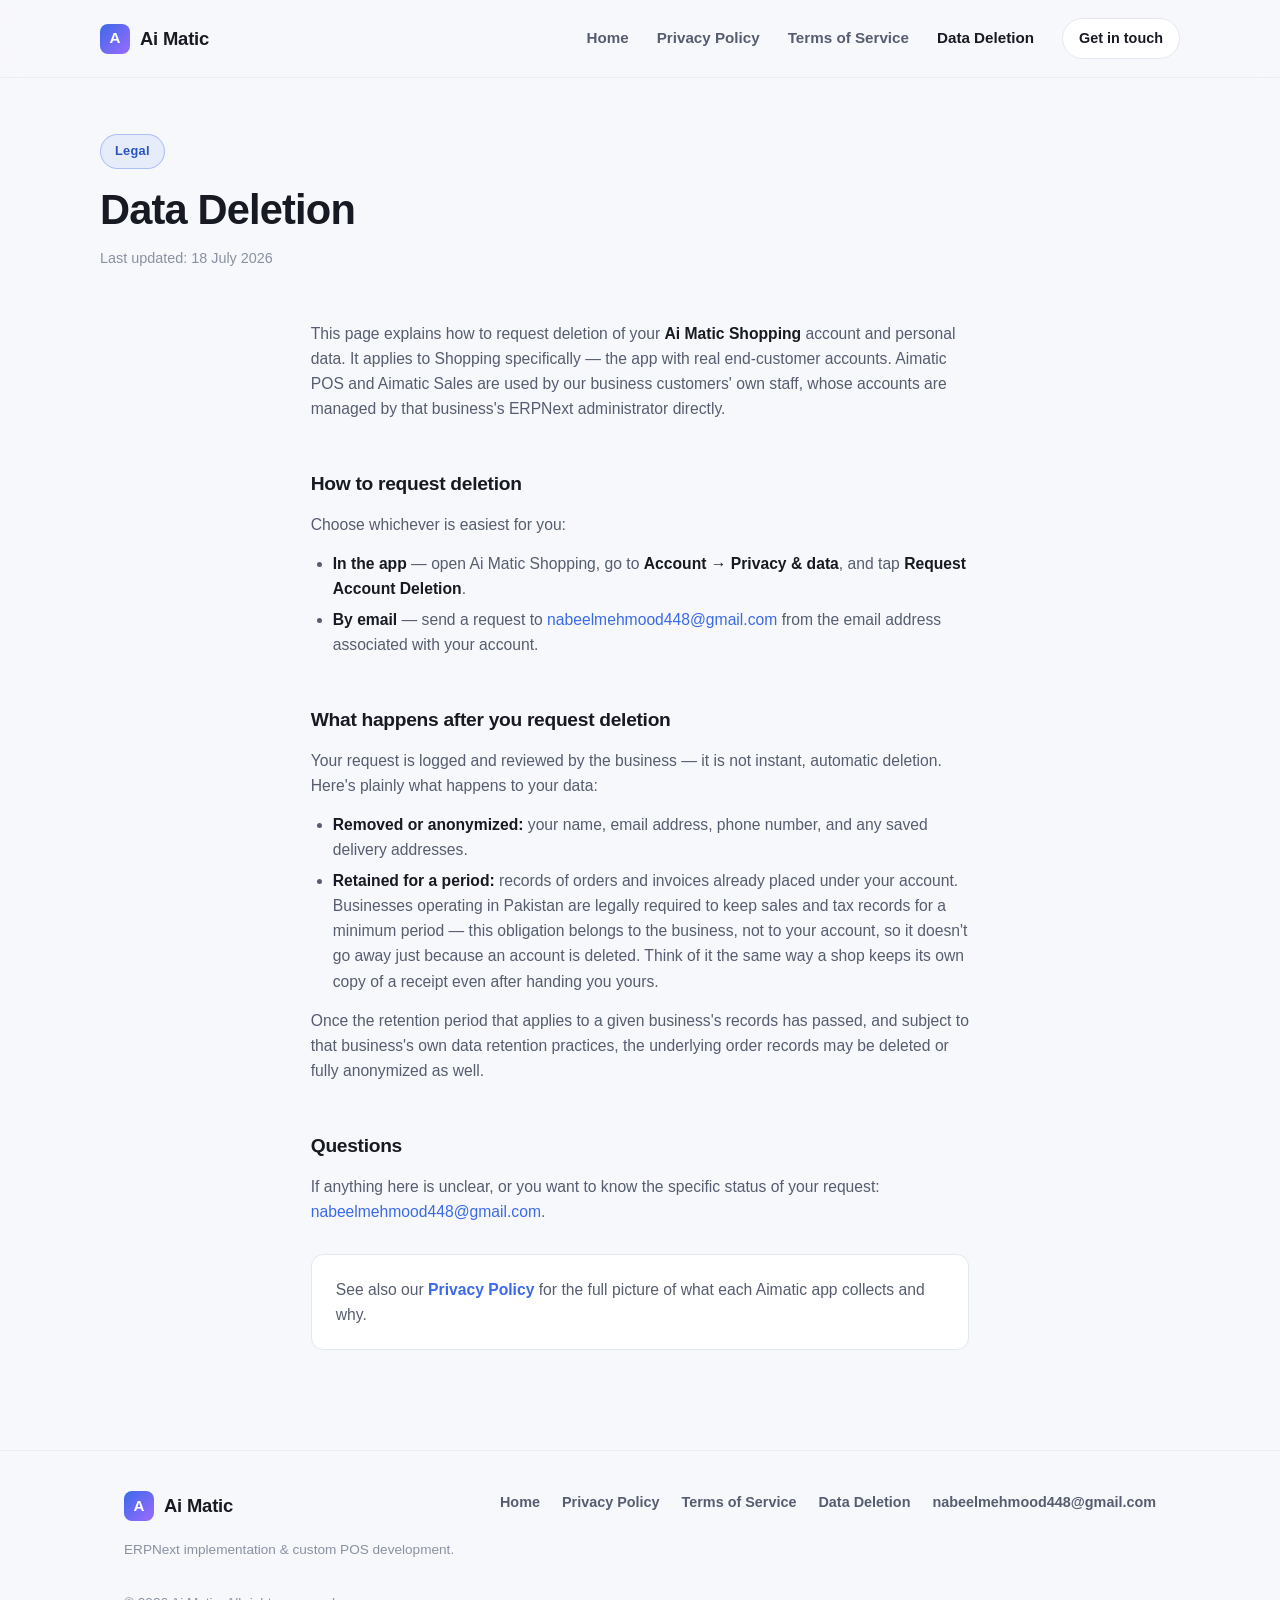
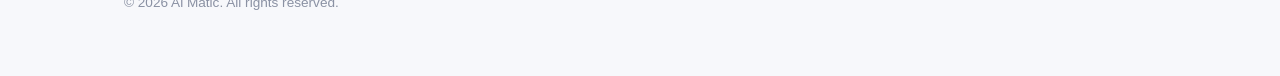
<file: data-deletion.html>
<!doctype html>
<html lang="en">
<head>
<meta charset="UTF-8">
<meta name="viewport" content="width=device-width, initial-scale=1.0">
<title>Data Deletion — Ai Matic</title>
<meta name="description" content="How to request deletion of your Ai Matic Shopping account and personal data.">
<meta name="robots" content="index, follow">
<meta property="og:title" content="Data Deletion — Ai Matic">
<meta property="og:description" content="How to request deletion of your Ai Matic Shopping account and personal data.">
<meta property="og:type" content="website">
<meta property="og:url" content="https://aimatic.tech/data-deletion.html">
<meta property="og:site_name" content="Aimatic">
<meta property="og:image" content="https://aimatic.tech/aimatic-operations-hero.png">
<meta property="og:image:width" content="1600">
<meta property="og:image:height" content="1067">
<meta property="og:image:alt" content="Aimatic business operations dashboard with analytics and connected workflows">
<meta name="twitter:card" content="summary_large_image">
<meta name="twitter:image" content="https://aimatic.tech/aimatic-operations-hero.png">
<meta name="twitter:image:alt" content="Aimatic business operations dashboard with analytics and connected workflows">
<link rel="canonical" href="https://aimatic.tech/data-deletion.html">
<link rel="icon" href="data:image/svg+xml,%3Csvg xmlns='http://www.w3.org/2000/svg' viewBox='0 0 32 32'%3E%3Crect width='32' height='32' rx='8' fill='%235b8cff'/%3E%3Ctext x='16' y='22' font-family='Arial' font-weight='900' font-size='16' fill='white' text-anchor='middle'%3EA%3C/text%3E%3C/svg%3E">
<link rel="stylesheet" href="styles.css">
</head>
<body>

<header class="site-header">
  <div class="wrap nav">
    <a href="/" class="brand"><span class="brand-mark">A</span> Ai Matic</a>
    <button class="nav-toggle" id="navToggle" aria-label="Toggle menu" aria-expanded="false">☰</button>
    <nav class="nav-links" id="navLinks">
      <a href="/">Home</a>
      <a href="/privacy.html">Privacy Policy</a>
      <a href="/terms.html">Terms of Service</a>
      <a href="/data-deletion.html" aria-current="page">Data Deletion</a>
      <a class="nav-cta" href="mailto:nabeelmehmood448@gmail.com">Get in touch</a>
    </nav>
  </div>
</header>

<main>
  <div class="wrap legal-header">
    <span class="eyebrow">Legal</span>
    <h1>Data Deletion</h1>
    <p class="updated">Last updated: 18 July 2026</p>
  </div>

  <div class="wrap legal">

    <p>This page explains how to request deletion of your <strong>Ai Matic Shopping</strong> account and personal
    data. It applies to Shopping specifically — the app with real end-customer accounts. Aimatic POS and Aimatic
    Sales are used by our business customers' own staff, whose accounts are managed by that business's ERPNext
    administrator directly.</p>

    <h2>How to request deletion</h2>
    <p>Choose whichever is easiest for you:</p>
    <ul>
      <li><strong>In the app</strong> — open Ai Matic Shopping, go to <strong>Account → Privacy &amp; data</strong>,
      and tap <strong>Request Account Deletion</strong>.</li>
      <li><strong>By email</strong> — send a request to
      <a href="mailto:nabeelmehmood448@gmail.com">nabeelmehmood448@gmail.com</a> from the email address associated
      with your account.</li>
    </ul>

    <h2>What happens after you request deletion</h2>
    <p>Your request is logged and reviewed by the business — it is not instant, automatic deletion. Here's plainly
    what happens to your data:</p>
    <ul>
      <li><strong>Removed or anonymized:</strong> your name, email address, phone number, and any saved delivery
      addresses.</li>
      <li><strong>Retained for a period:</strong> records of orders and invoices already placed under your account.
      Businesses operating in Pakistan are legally required to keep sales and tax records for a minimum period —
      this obligation belongs to the business, not to your account, so it doesn't go away just because an account
      is deleted. Think of it the same way a shop keeps its own copy of a receipt even after handing you yours.</li>
    </ul>
    <p>Once the retention period that applies to a given business's records has passed, and subject to that
    business's own data retention practices, the underlying order records may be deleted or fully anonymized as
    well.</p>

    <h2>Questions</h2>
    <p>If anything here is unclear, or you want to know the specific status of your request:
    <a href="mailto:nabeelmehmood448@gmail.com">nabeelmehmood448@gmail.com</a>.</p>

    <div class="contact-box">
      <p>See also our <a href="/privacy.html">Privacy Policy</a> for the full picture of what each Aimatic app
      collects and why.</p>
    </div>

  </div>
</main>

<footer class="site-footer">
  <div class="wrap">
    <div class="footer-grid">
      <div>
        <a href="/" class="brand"><span class="brand-mark">A</span> Ai Matic</a>
        <p class="footer-meta">ERPNext implementation &amp; custom POS development.</p>
      </div>
      <nav class="footer-links">
        <a href="/">Home</a>
        <a href="/privacy.html">Privacy Policy</a>
        <a href="/terms.html">Terms of Service</a>
        <a href="/data-deletion.html">Data Deletion</a>
        <a href="mailto:nabeelmehmood448@gmail.com">nabeelmehmood448@gmail.com</a>
      </nav>
    </div>
    <p class="footer-meta">© <span id="year"></span> Ai Matic. All rights reserved.</p>
  </div>
</footer>

<script>
  document.getElementById("year").textContent = new Date().getFullYear();
  const navToggle = document.getElementById("navToggle");
  const navLinks = document.getElementById("navLinks");
  navToggle.addEventListener("click", () => {
    const open = navLinks.classList.toggle("open");
    navToggle.setAttribute("aria-expanded", String(open));
  });
</script>

</body>
</html>
</file>
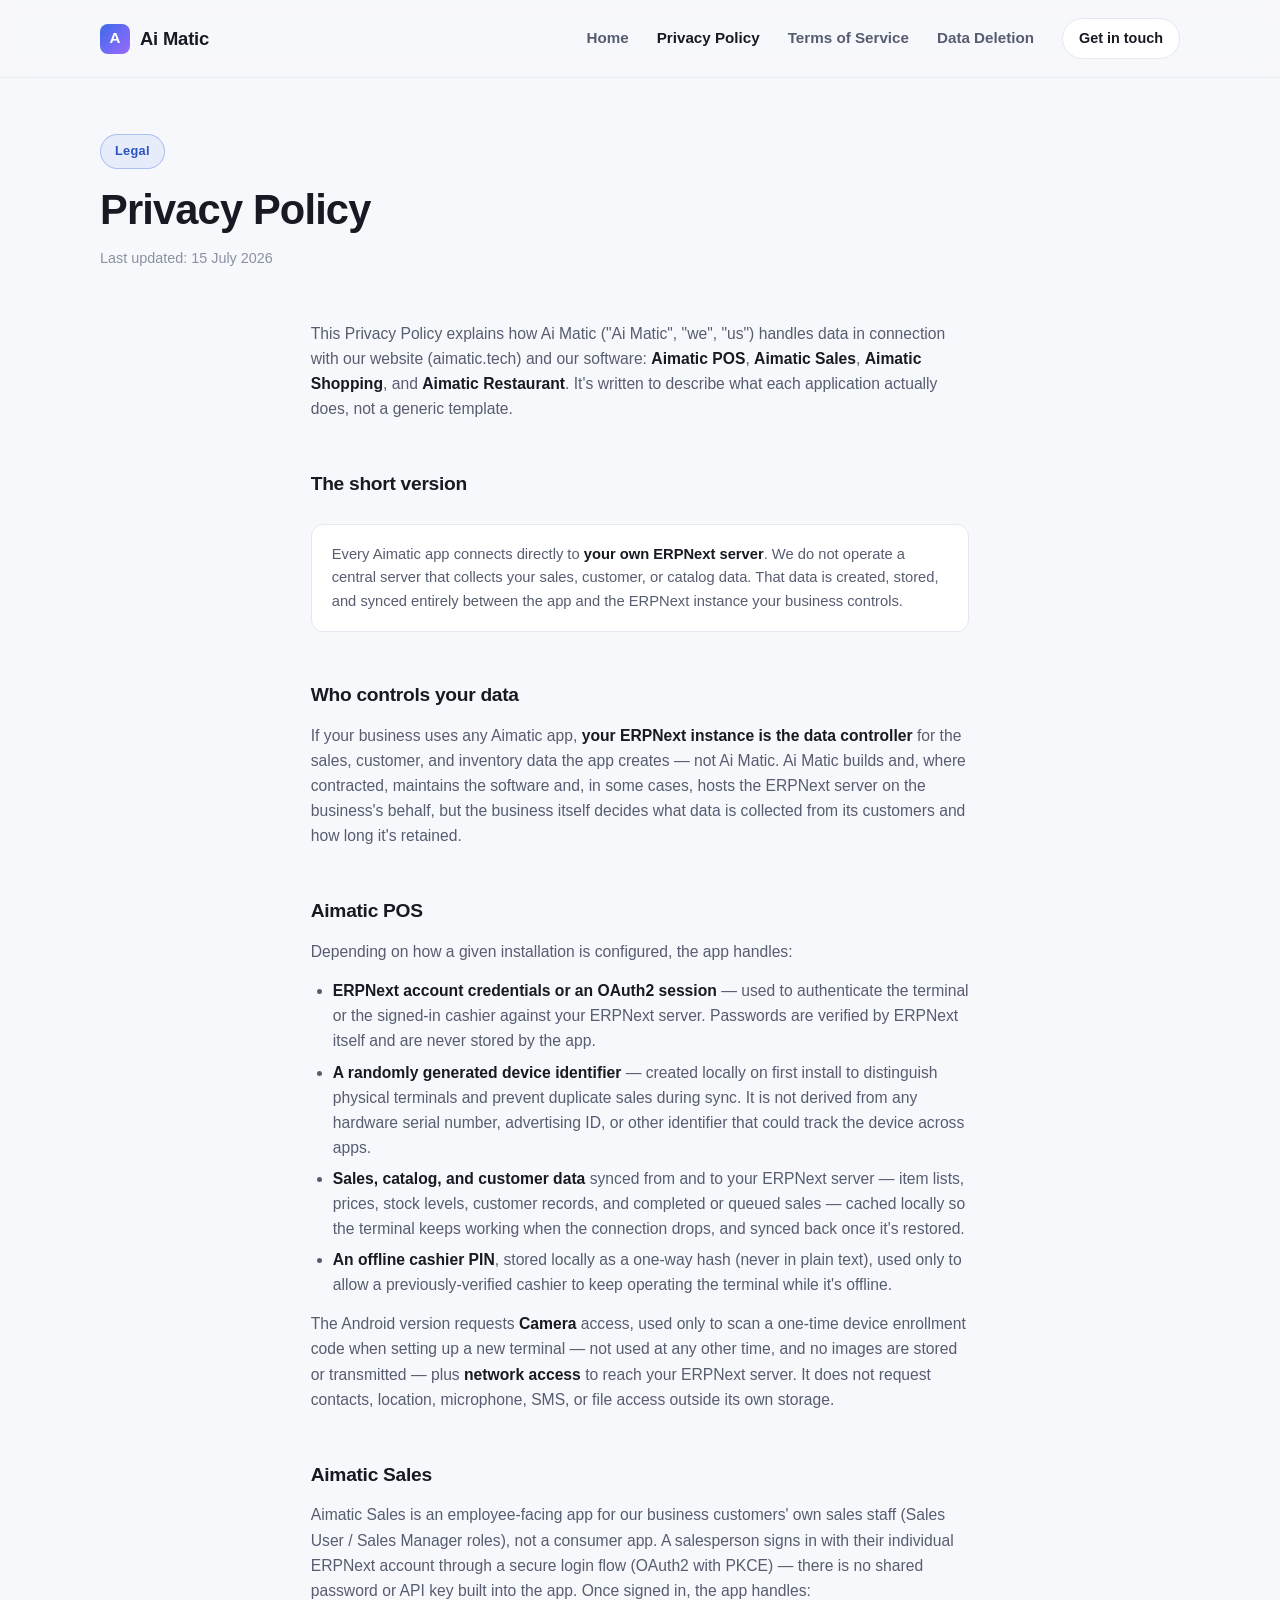
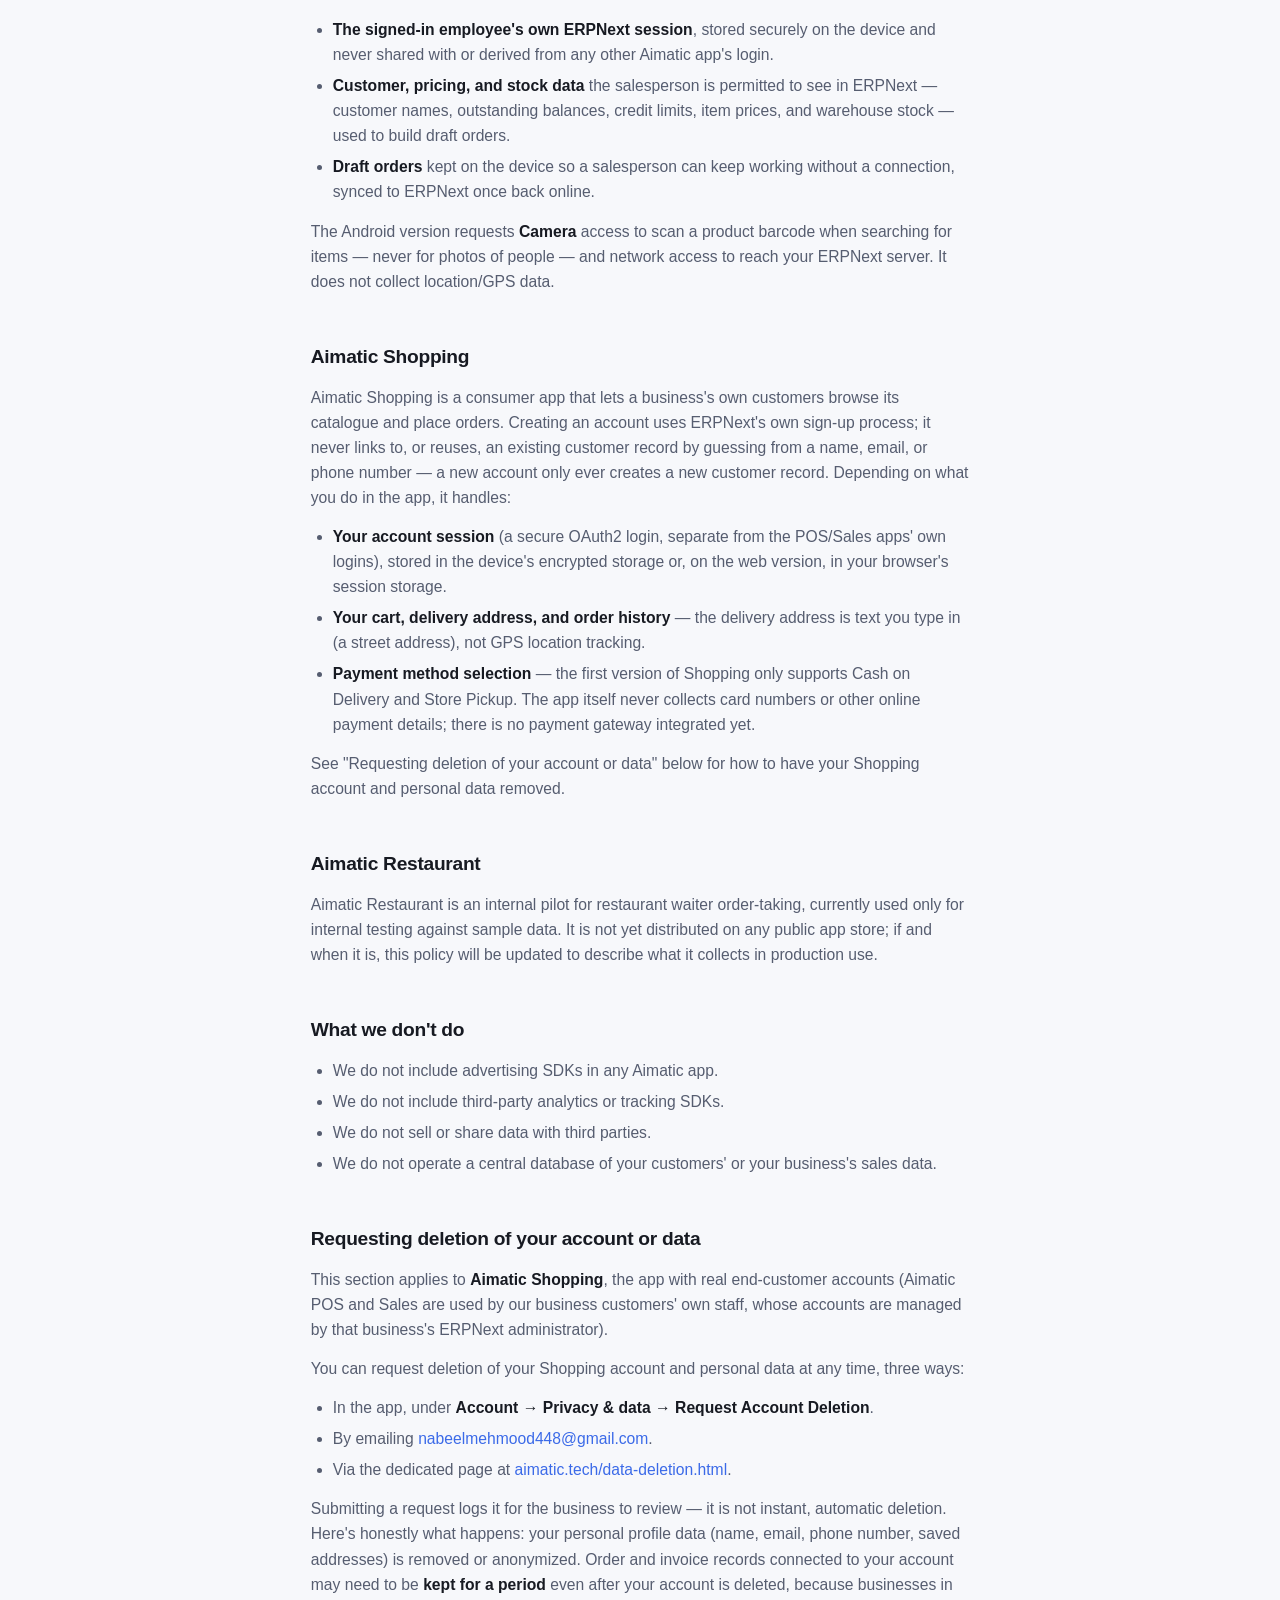
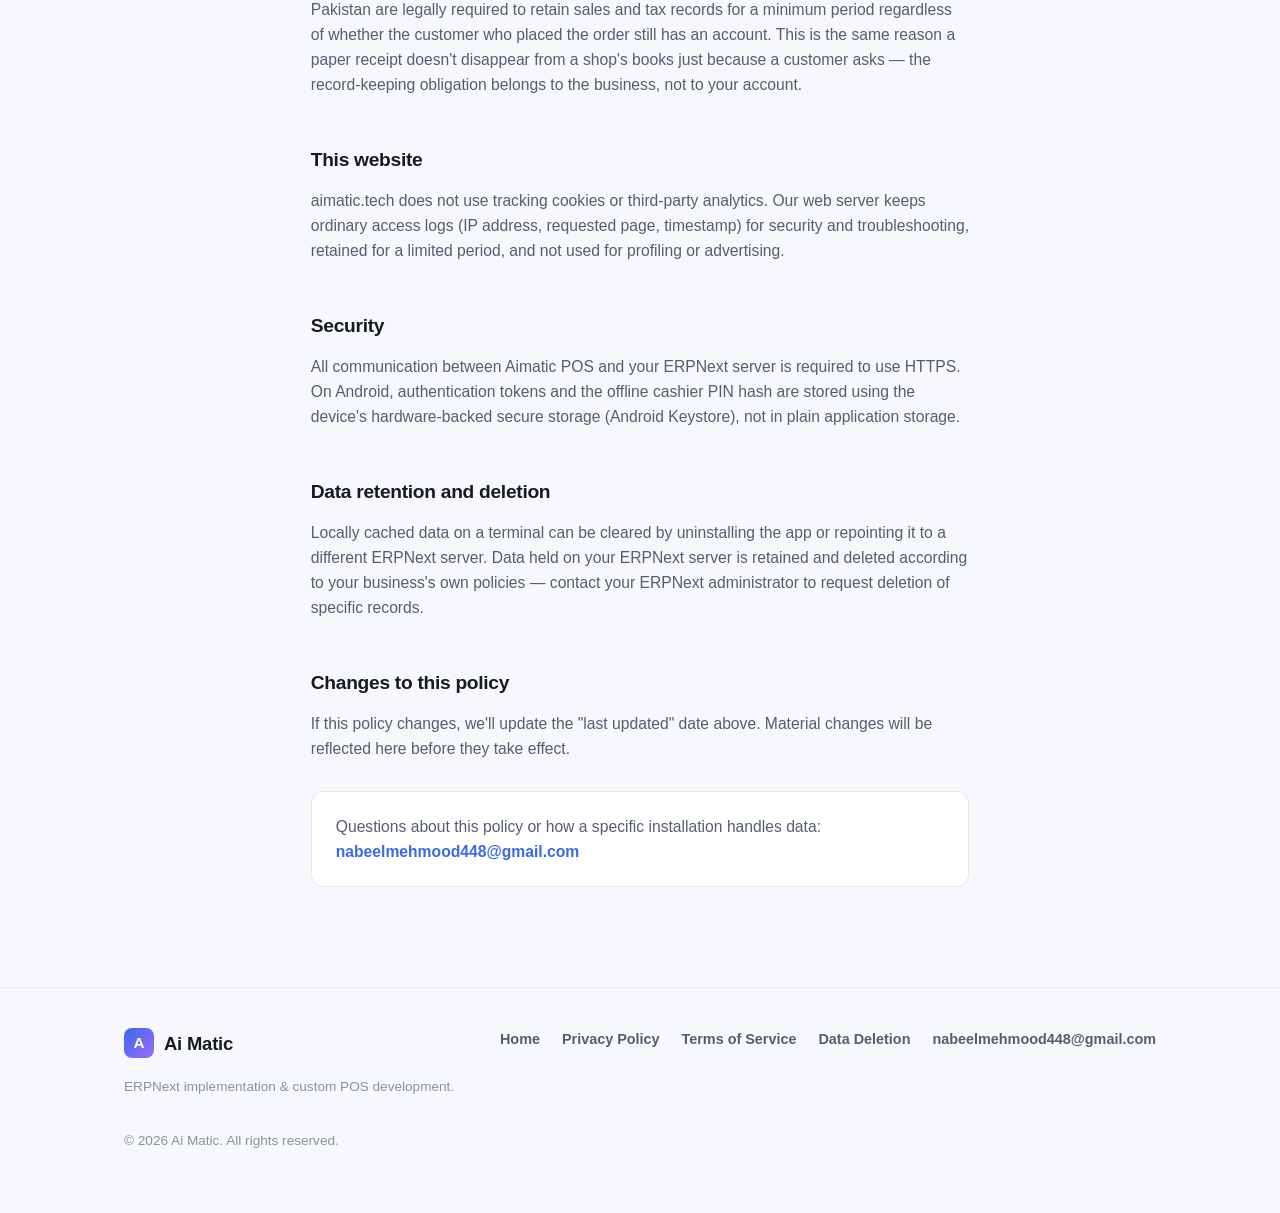
<file: privacy.html>
<!doctype html>
<html lang="en">
<head>
<meta charset="UTF-8">
<meta name="viewport" content="width=device-width, initial-scale=1.0">
<title>Privacy Policy — Ai Matic</title>
<meta name="description" content="Privacy Policy for Ai Matic and the Aimatic POS, Sales, Shopping, and Restaurant applications.">
<meta name="robots" content="index, follow">
<meta property="og:title" content="Privacy Policy — Ai Matic">
<meta property="og:description" content="Privacy Policy for Ai Matic and the Aimatic POS, Sales, Shopping, and Restaurant applications.">
<meta property="og:type" content="website">
<meta property="og:url" content="https://aimatic.tech/privacy.html">
<meta property="og:site_name" content="Aimatic">
<meta property="og:image" content="https://aimatic.tech/aimatic-operations-hero.png">
<meta property="og:image:width" content="1600">
<meta property="og:image:height" content="1067">
<meta property="og:image:alt" content="Aimatic business operations dashboard with analytics and connected workflows">
<meta name="twitter:card" content="summary_large_image">
<meta name="twitter:image" content="https://aimatic.tech/aimatic-operations-hero.png">
<meta name="twitter:image:alt" content="Aimatic business operations dashboard with analytics and connected workflows">
<link rel="canonical" href="https://aimatic.tech/privacy.html">
<link rel="icon" href="data:image/svg+xml,%3Csvg xmlns='http://www.w3.org/2000/svg' viewBox='0 0 32 32'%3E%3Crect width='32' height='32' rx='8' fill='%235b8cff'/%3E%3Ctext x='16' y='22' font-family='Arial' font-weight='900' font-size='16' fill='white' text-anchor='middle'%3EA%3C/text%3E%3C/svg%3E">
<link rel="stylesheet" href="styles.css">
</head>
<body>

<header class="site-header">
  <div class="wrap nav">
    <a href="/" class="brand"><span class="brand-mark">A</span> Ai Matic</a>
    <button class="nav-toggle" id="navToggle" aria-label="Toggle menu" aria-expanded="false">☰</button>
    <nav class="nav-links" id="navLinks">
      <a href="/">Home</a>
      <a href="/privacy.html" aria-current="page">Privacy Policy</a>
      <a href="/terms.html">Terms of Service</a>
      <a href="/data-deletion.html">Data Deletion</a>
      <a class="nav-cta" href="mailto:nabeelmehmood448@gmail.com">Get in touch</a>
    </nav>
  </div>
</header>

<main>
  <div class="wrap legal-header">
    <span class="eyebrow">Legal</span>
    <h1>Privacy Policy</h1>
    <p class="updated">Last updated: 15 July 2026</p>
  </div>

  <div class="wrap legal">

    <p>This Privacy Policy explains how Ai Matic ("Ai Matic", "we", "us") handles data in connection with our website (aimatic.tech) and our software: <strong>Aimatic POS</strong>, <strong>Aimatic Sales</strong>, <strong>Aimatic Shopping</strong>, and <strong>Aimatic Restaurant</strong>. It's written to describe what each application actually does, not a generic template.</p>

    <h2>The short version</h2>
    <div class="legal-note">
      <p>Every Aimatic app connects directly to <strong>your own ERPNext server</strong>. We do not operate a central server that collects your sales, customer, or catalog data. That data is created, stored, and synced entirely between the app and the ERPNext instance your business controls.</p>
    </div>

    <h2>Who controls your data</h2>
    <p>If your business uses any Aimatic app, <strong>your ERPNext instance is the data controller</strong> for the sales, customer, and inventory data the app creates — not Ai Matic. Ai Matic builds and, where contracted, maintains the software and, in some cases, hosts the ERPNext server on the business's behalf, but the business itself decides what data is collected from its customers and how long it's retained.</p>

    <h2>Aimatic POS</h2>
    <p>Depending on how a given installation is configured, the app handles:</p>
    <ul>
      <li><strong>ERPNext account credentials or an OAuth2 session</strong> — used to authenticate the terminal or the signed-in cashier against your ERPNext server. Passwords are verified by ERPNext itself and are never stored by the app.</li>
      <li><strong>A randomly generated device identifier</strong> — created locally on first install to distinguish physical terminals and prevent duplicate sales during sync. It is not derived from any hardware serial number, advertising ID, or other identifier that could track the device across apps.</li>
      <li><strong>Sales, catalog, and customer data</strong> synced from and to your ERPNext server — item lists, prices, stock levels, customer records, and completed or queued sales — cached locally so the terminal keeps working when the connection drops, and synced back once it's restored.</li>
      <li><strong>An offline cashier PIN</strong>, stored locally as a one-way hash (never in plain text), used only to allow a previously-verified cashier to keep operating the terminal while it's offline.</li>
    </ul>
    <p>The Android version requests <strong>Camera</strong> access, used only to scan a one-time device enrollment code when setting up a new terminal — not used at any other time, and no images are stored or transmitted — plus <strong>network access</strong> to reach your ERPNext server. It does not request contacts, location, microphone, SMS, or file access outside its own storage.</p>

    <h2>Aimatic Sales</h2>
    <p>Aimatic Sales is an employee-facing app for our business customers' own sales staff (Sales User / Sales Manager roles), not a consumer app. A salesperson signs in with their individual ERPNext account through a secure login flow (OAuth2 with PKCE) — there is no shared password or API key built into the app. Once signed in, the app handles:</p>
    <ul>
      <li><strong>The signed-in employee's own ERPNext session</strong>, stored securely on the device and never shared with or derived from any other Aimatic app's login.</li>
      <li><strong>Customer, pricing, and stock data</strong> the salesperson is permitted to see in ERPNext — customer names, outstanding balances, credit limits, item prices, and warehouse stock — used to build draft orders.</li>
      <li><strong>Draft orders</strong> kept on the device so a salesperson can keep working without a connection, synced to ERPNext once back online.</li>
    </ul>
    <p>The Android version requests <strong>Camera</strong> access to scan a product barcode when searching for items — never for photos of people — and network access to reach your ERPNext server. It does not collect location/GPS data.</p>

    <h2>Aimatic Shopping</h2>
    <p>Aimatic Shopping is a consumer app that lets a business's own customers browse its catalogue and place orders. Creating an account uses ERPNext's own sign-up process; it never links to, or reuses, an existing customer record by guessing from a name, email, or phone number — a new account only ever creates a new customer record. Depending on what you do in the app, it handles:</p>
    <ul>
      <li><strong>Your account session</strong> (a secure OAuth2 login, separate from the POS/Sales apps' own logins), stored in the device's encrypted storage or, on the web version, in your browser's session storage.</li>
      <li><strong>Your cart, delivery address, and order history</strong> — the delivery address is text you type in (a street address), not GPS location tracking.</li>
      <li><strong>Payment method selection</strong> — the first version of Shopping only supports Cash on Delivery and Store Pickup. The app itself never collects card numbers or other online payment details; there is no payment gateway integrated yet.</li>
    </ul>
    <p>See "Requesting deletion of your account or data" below for how to have your Shopping account and personal data removed.</p>

    <h2>Aimatic Restaurant</h2>
    <p>Aimatic Restaurant is an internal pilot for restaurant waiter order-taking, currently used only for internal testing against sample data. It is not yet distributed on any public app store; if and when it is, this policy will be updated to describe what it collects in production use.</p>

    <h2>What we don't do</h2>
    <ul>
      <li>We do not include advertising SDKs in any Aimatic app.</li>
      <li>We do not include third-party analytics or tracking SDKs.</li>
      <li>We do not sell or share data with third parties.</li>
      <li>We do not operate a central database of your customers' or your business's sales data.</li>
    </ul>

    <h2>Requesting deletion of your account or data</h2>
    <p>This section applies to <strong>Aimatic Shopping</strong>, the app with real end-customer accounts (Aimatic POS and Sales are used by our business customers' own staff, whose accounts are managed by that business's ERPNext administrator).</p>
    <p>You can request deletion of your Shopping account and personal data at any time, three ways:</p>
    <ul>
      <li>In the app, under <strong>Account → Privacy &amp; data → Request Account Deletion</strong>.</li>
      <li>By emailing <a href="mailto:nabeelmehmood448@gmail.com">nabeelmehmood448@gmail.com</a>.</li>
      <li>Via the dedicated page at <a href="/data-deletion.html">aimatic.tech/data-deletion.html</a>.</li>
    </ul>
    <p>Submitting a request logs it for the business to review — it is not instant, automatic deletion. Here's honestly what happens: your personal profile data (name, email, phone number, saved addresses) is removed or anonymized. Order and invoice records connected to your account may need to be <strong>kept for a period</strong> even after your account is deleted, because businesses in Pakistan are legally required to retain sales and tax records for a minimum period regardless of whether the customer who placed the order still has an account. This is the same reason a paper receipt doesn't disappear from a shop's books just because a customer asks — the record-keeping obligation belongs to the business, not to your account.</p>

    <h2>This website</h2>
    <p>aimatic.tech does not use tracking cookies or third-party analytics. Our web server keeps ordinary access logs (IP address, requested page, timestamp) for security and troubleshooting, retained for a limited period, and not used for profiling or advertising.</p>

    <h2>Security</h2>
    <p>All communication between Aimatic POS and your ERPNext server is required to use HTTPS. On Android, authentication tokens and the offline cashier PIN hash are stored using the device's hardware-backed secure storage (Android Keystore), not in plain application storage.</p>

    <h2>Data retention and deletion</h2>
    <p>Locally cached data on a terminal can be cleared by uninstalling the app or repointing it to a different ERPNext server. Data held on your ERPNext server is retained and deleted according to your business's own policies — contact your ERPNext administrator to request deletion of specific records.</p>

    <h2>Changes to this policy</h2>
    <p>If this policy changes, we'll update the "last updated" date above. Material changes will be reflected here before they take effect.</p>

    <div class="contact-box">
      <p>Questions about this policy or how a specific installation handles data: <a href="mailto:nabeelmehmood448@gmail.com">nabeelmehmood448@gmail.com</a></p>
    </div>

  </div>
</main>

<footer class="site-footer">
  <div class="wrap">
    <div class="footer-grid">
      <div>
        <a href="/" class="brand"><span class="brand-mark">A</span> Ai Matic</a>
        <p class="footer-meta">ERPNext implementation &amp; custom POS development.</p>
      </div>
      <nav class="footer-links">
        <a href="/">Home</a>
        <a href="/privacy.html">Privacy Policy</a>
        <a href="/terms.html">Terms of Service</a>
        <a href="/data-deletion.html">Data Deletion</a>
        <a href="mailto:nabeelmehmood448@gmail.com">nabeelmehmood448@gmail.com</a>
      </nav>
    </div>
    <p class="footer-meta">© <span id="year"></span> Ai Matic. All rights reserved.</p>
  </div>
</footer>

<script>
  document.getElementById("year").textContent = new Date().getFullYear();
  const navToggle = document.getElementById("navToggle");
  const navLinks = document.getElementById("navLinks");
  navToggle.addEventListener("click", () => {
    const open = navLinks.classList.toggle("open");
    navToggle.setAttribute("aria-expanded", String(open));
  });
</script>

</body>
</html>
</file>
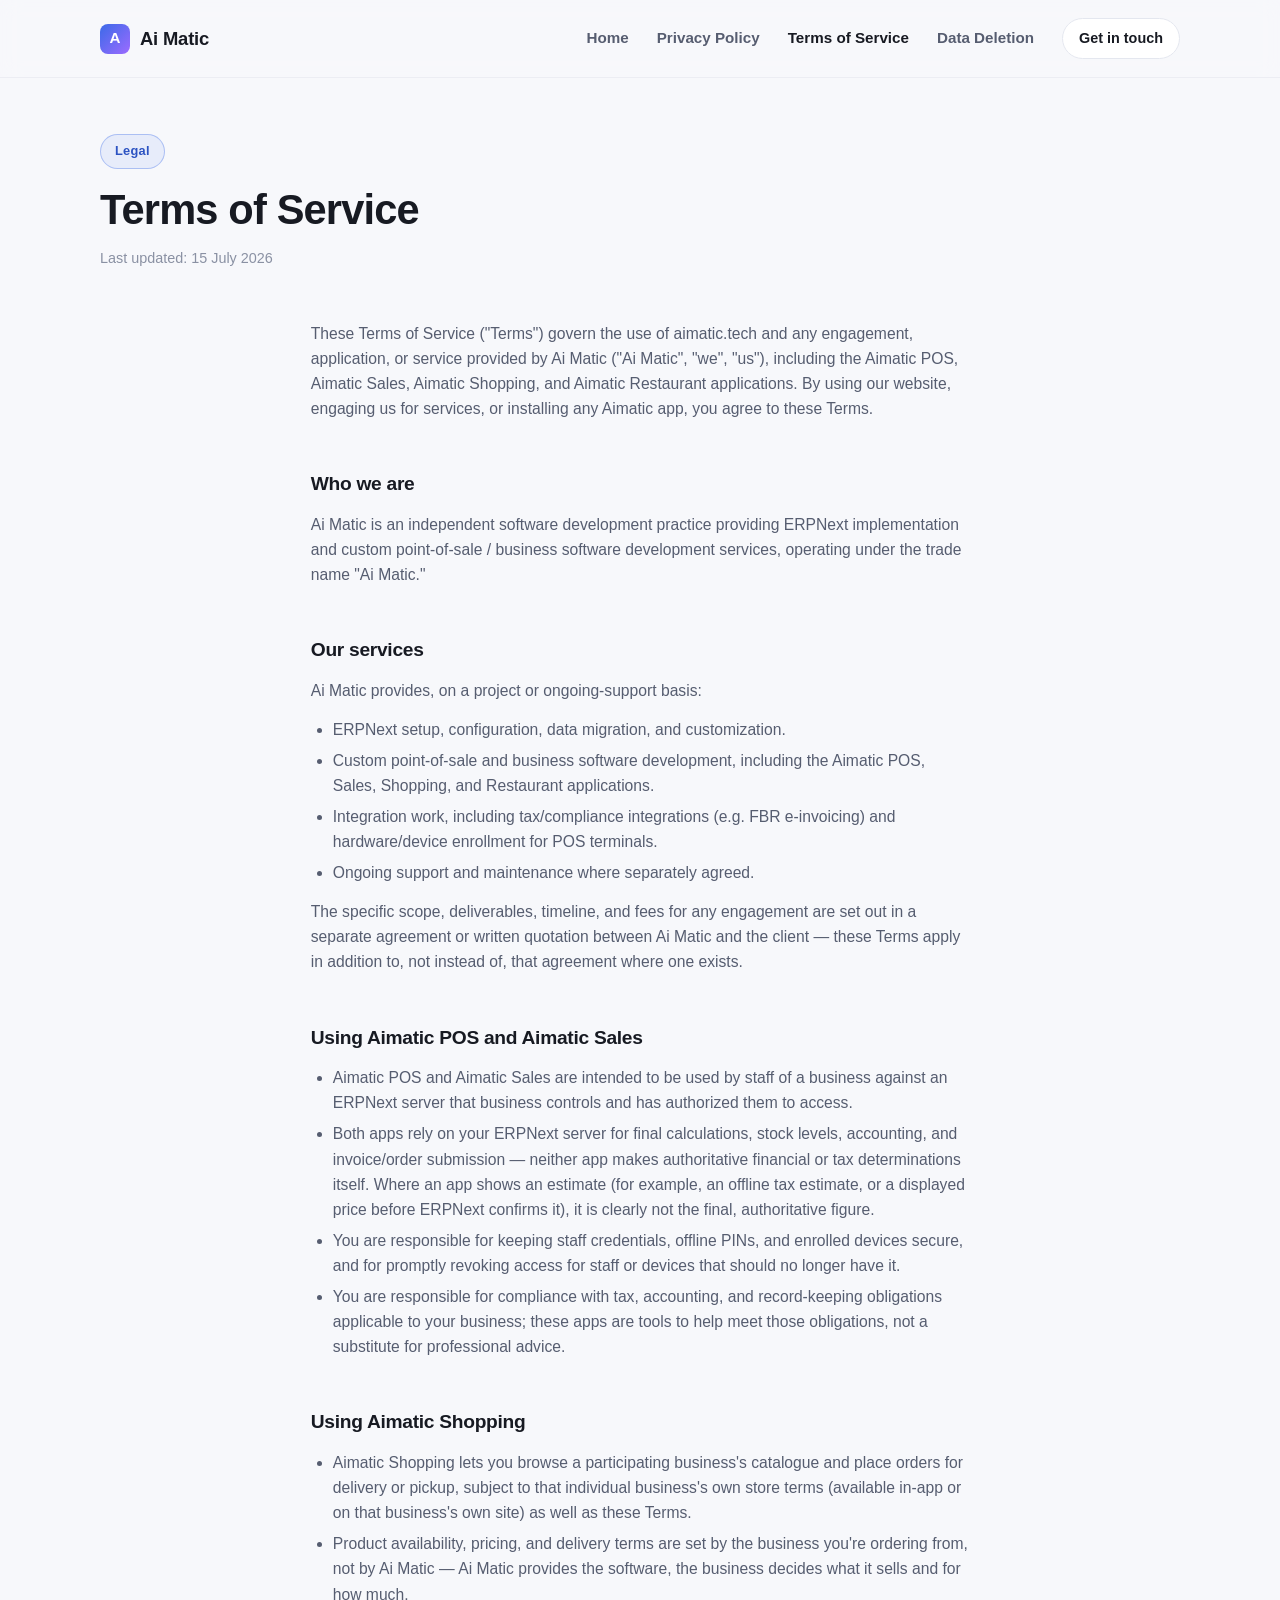
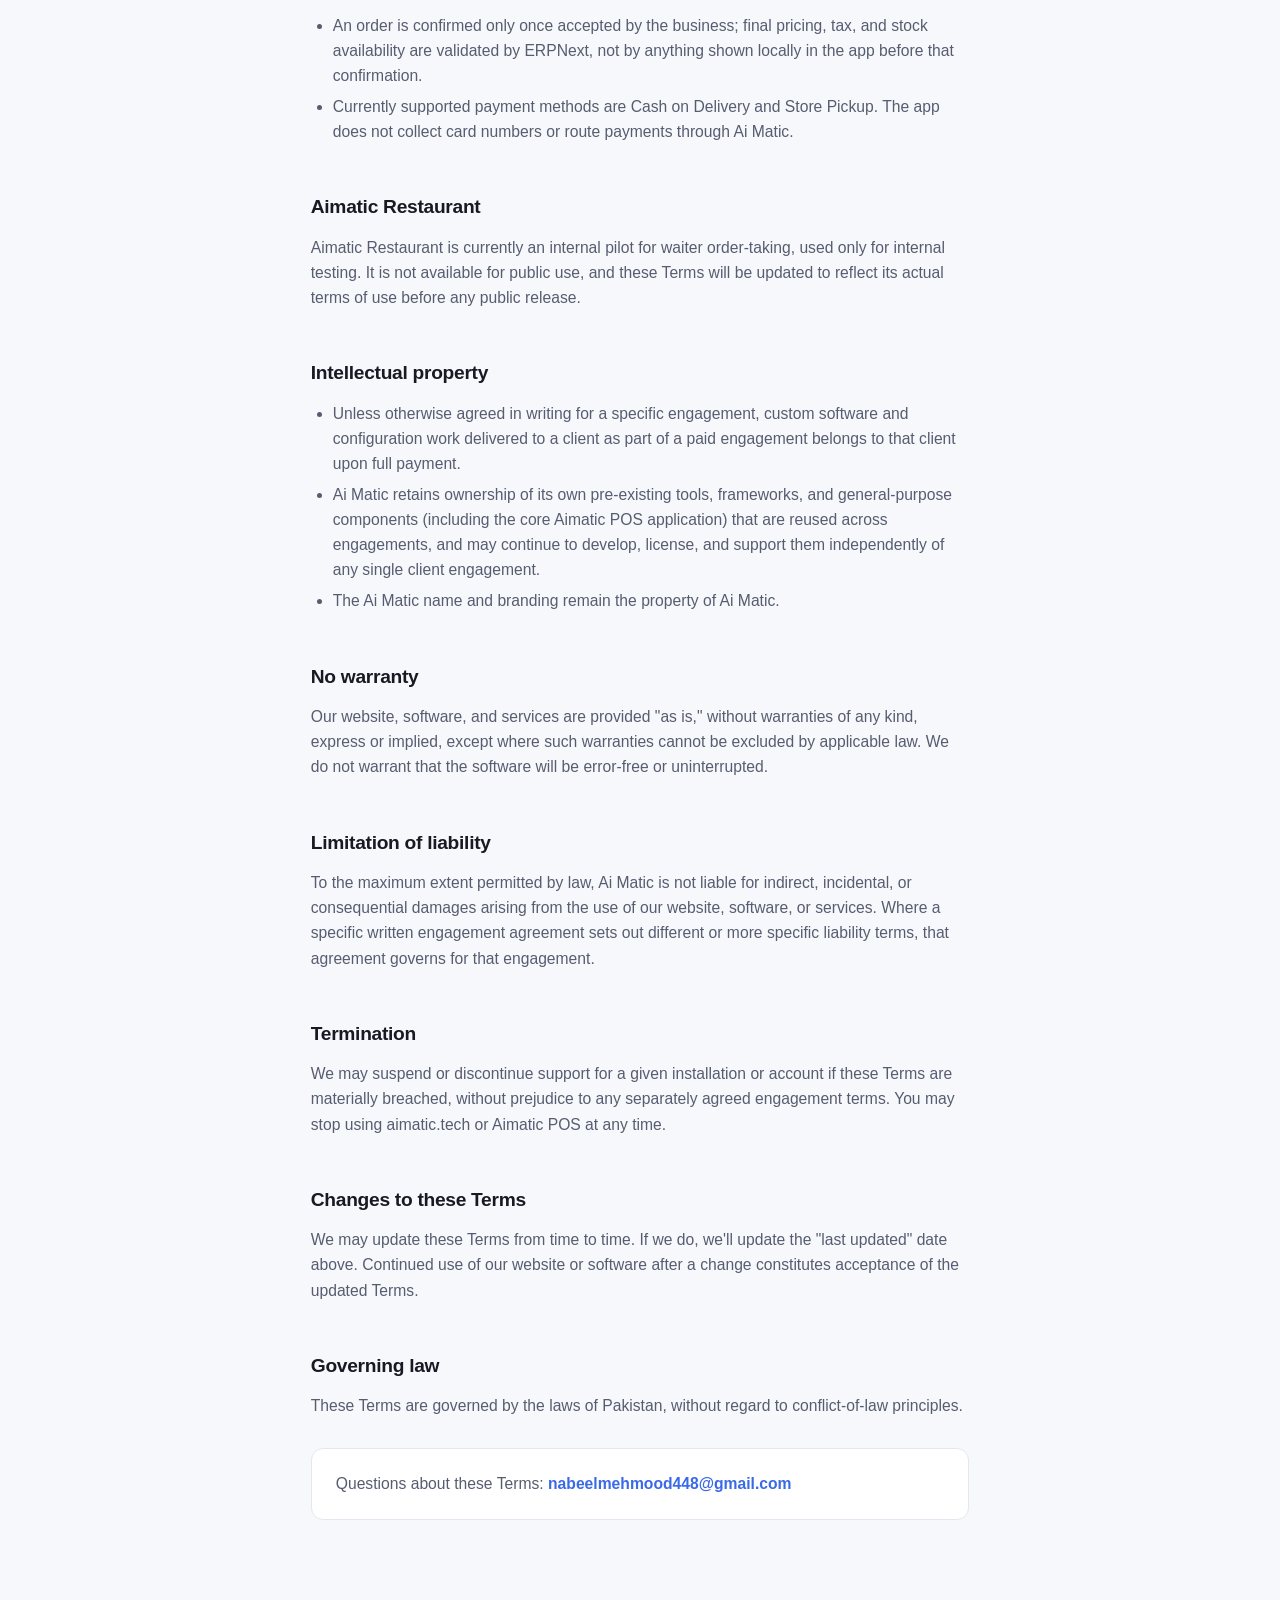
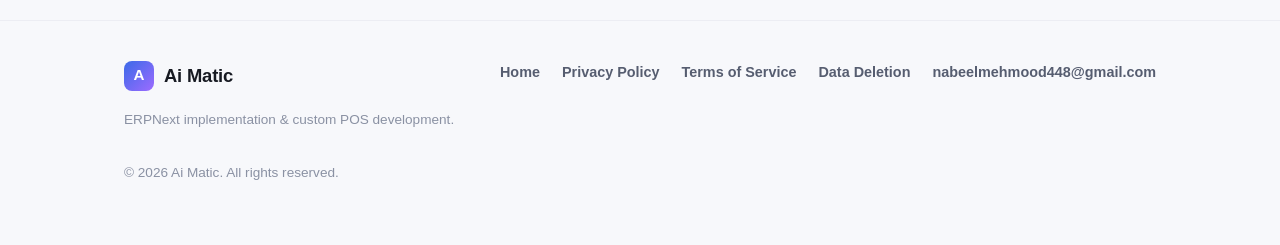
<file: terms.html>
<!doctype html>
<html lang="en">
<head>
<meta charset="UTF-8">
<meta name="viewport" content="width=device-width, initial-scale=1.0">
<title>Terms of Service — Ai Matic</title>
<meta name="description" content="Terms of Service for Ai Matic's ERPNext implementation, custom software development, and the Aimatic POS, Sales, Shopping, and Restaurant applications.">
<meta name="robots" content="index, follow">
<meta property="og:title" content="Terms of Service — Ai Matic">
<meta property="og:description" content="Terms of Service for Ai Matic's ERPNext implementation, custom software development, and the Aimatic POS, Sales, Shopping, and Restaurant applications.">
<meta property="og:type" content="website">
<meta property="og:url" content="https://aimatic.tech/terms.html">
<meta property="og:site_name" content="Aimatic">
<meta property="og:image" content="https://aimatic.tech/aimatic-operations-hero.png">
<meta property="og:image:width" content="1600">
<meta property="og:image:height" content="1067">
<meta property="og:image:alt" content="Aimatic business operations dashboard with analytics and connected workflows">
<meta name="twitter:card" content="summary_large_image">
<meta name="twitter:image" content="https://aimatic.tech/aimatic-operations-hero.png">
<meta name="twitter:image:alt" content="Aimatic business operations dashboard with analytics and connected workflows">
<link rel="canonical" href="https://aimatic.tech/terms.html">
<link rel="icon" href="data:image/svg+xml,%3Csvg xmlns='http://www.w3.org/2000/svg' viewBox='0 0 32 32'%3E%3Crect width='32' height='32' rx='8' fill='%235b8cff'/%3E%3Ctext x='16' y='22' font-family='Arial' font-weight='900' font-size='16' fill='white' text-anchor='middle'%3EA%3C/text%3E%3C/svg%3E">
<link rel="stylesheet" href="styles.css">
</head>
<body>

<header class="site-header">
  <div class="wrap nav">
    <a href="/" class="brand"><span class="brand-mark">A</span> Ai Matic</a>
    <button class="nav-toggle" id="navToggle" aria-label="Toggle menu" aria-expanded="false">☰</button>
    <nav class="nav-links" id="navLinks">
      <a href="/">Home</a>
      <a href="/privacy.html">Privacy Policy</a>
      <a href="/terms.html" aria-current="page">Terms of Service</a>
      <a href="/data-deletion.html">Data Deletion</a>
      <a class="nav-cta" href="mailto:nabeelmehmood448@gmail.com">Get in touch</a>
    </nav>
  </div>
</header>

<main>
  <div class="wrap legal-header">
    <span class="eyebrow">Legal</span>
    <h1>Terms of Service</h1>
    <p class="updated">Last updated: 15 July 2026</p>
  </div>

  <div class="wrap legal">

    <p>These Terms of Service ("Terms") govern the use of aimatic.tech and any engagement, application, or service provided by Ai Matic ("Ai Matic", "we", "us"), including the Aimatic POS, Aimatic Sales, Aimatic Shopping, and Aimatic Restaurant applications. By using our website, engaging us for services, or installing any Aimatic app, you agree to these Terms.</p>

    <h2>Who we are</h2>
    <p>Ai Matic is an independent software development practice providing ERPNext implementation and custom point-of-sale / business software development services, operating under the trade name "Ai Matic."</p>

    <h2>Our services</h2>
    <p>Ai Matic provides, on a project or ongoing-support basis:</p>
    <ul>
      <li>ERPNext setup, configuration, data migration, and customization.</li>
      <li>Custom point-of-sale and business software development, including the Aimatic POS, Sales, Shopping, and Restaurant applications.</li>
      <li>Integration work, including tax/compliance integrations (e.g. FBR e-invoicing) and hardware/device enrollment for POS terminals.</li>
      <li>Ongoing support and maintenance where separately agreed.</li>
    </ul>
    <p>The specific scope, deliverables, timeline, and fees for any engagement are set out in a separate agreement or written quotation between Ai Matic and the client — these Terms apply in addition to, not instead of, that agreement where one exists.</p>

    <h2>Using Aimatic POS and Aimatic Sales</h2>
    <ul>
      <li>Aimatic POS and Aimatic Sales are intended to be used by staff of a business against an ERPNext server that business controls and has authorized them to access.</li>
      <li>Both apps rely on your ERPNext server for final calculations, stock levels, accounting, and invoice/order submission — neither app makes authoritative financial or tax determinations itself. Where an app shows an estimate (for example, an offline tax estimate, or a displayed price before ERPNext confirms it), it is clearly not the final, authoritative figure.</li>
      <li>You are responsible for keeping staff credentials, offline PINs, and enrolled devices secure, and for promptly revoking access for staff or devices that should no longer have it.</li>
      <li>You are responsible for compliance with tax, accounting, and record-keeping obligations applicable to your business; these apps are tools to help meet those obligations, not a substitute for professional advice.</li>
    </ul>

    <h2>Using Aimatic Shopping</h2>
    <ul>
      <li>Aimatic Shopping lets you browse a participating business's catalogue and place orders for delivery or pickup, subject to that individual business's own store terms (available in-app or on that business's own site) as well as these Terms.</li>
      <li>Product availability, pricing, and delivery terms are set by the business you're ordering from, not by Ai Matic — Ai Matic provides the software, the business decides what it sells and for how much.</li>
      <li>An order is confirmed only once accepted by the business; final pricing, tax, and stock availability are validated by ERPNext, not by anything shown locally in the app before that confirmation.</li>
      <li>Currently supported payment methods are Cash on Delivery and Store Pickup. The app does not collect card numbers or route payments through Ai Matic.</li>
    </ul>

    <h2>Aimatic Restaurant</h2>
    <p>Aimatic Restaurant is currently an internal pilot for waiter order-taking, used only for internal testing. It is not available for public use, and these Terms will be updated to reflect its actual terms of use before any public release.</p>

    <h2>Intellectual property</h2>
    <ul>
      <li>Unless otherwise agreed in writing for a specific engagement, custom software and configuration work delivered to a client as part of a paid engagement belongs to that client upon full payment.</li>
      <li>Ai Matic retains ownership of its own pre-existing tools, frameworks, and general-purpose components (including the core Aimatic POS application) that are reused across engagements, and may continue to develop, license, and support them independently of any single client engagement.</li>
      <li>The Ai Matic name and branding remain the property of Ai Matic.</li>
    </ul>

    <h2>No warranty</h2>
    <p>Our website, software, and services are provided "as is," without warranties of any kind, express or implied, except where such warranties cannot be excluded by applicable law. We do not warrant that the software will be error-free or uninterrupted.</p>

    <h2>Limitation of liability</h2>
    <p>To the maximum extent permitted by law, Ai Matic is not liable for indirect, incidental, or consequential damages arising from the use of our website, software, or services. Where a specific written engagement agreement sets out different or more specific liability terms, that agreement governs for that engagement.</p>

    <h2>Termination</h2>
    <p>We may suspend or discontinue support for a given installation or account if these Terms are materially breached, without prejudice to any separately agreed engagement terms. You may stop using aimatic.tech or Aimatic POS at any time.</p>

    <h2>Changes to these Terms</h2>
    <p>We may update these Terms from time to time. If we do, we'll update the "last updated" date above. Continued use of our website or software after a change constitutes acceptance of the updated Terms.</p>

    <h2>Governing law</h2>
    <p>These Terms are governed by the laws of Pakistan, without regard to conflict-of-law principles.</p>

    <div class="contact-box">
      <p>Questions about these Terms: <a href="mailto:nabeelmehmood448@gmail.com">nabeelmehmood448@gmail.com</a></p>
    </div>

  </div>
</main>

<footer class="site-footer">
  <div class="wrap">
    <div class="footer-grid">
      <div>
        <a href="/" class="brand"><span class="brand-mark">A</span> Ai Matic</a>
        <p class="footer-meta">ERPNext implementation &amp; custom POS development.</p>
      </div>
      <nav class="footer-links">
        <a href="/">Home</a>
        <a href="/privacy.html">Privacy Policy</a>
        <a href="/terms.html">Terms of Service</a>
        <a href="/data-deletion.html">Data Deletion</a>
        <a href="mailto:nabeelmehmood448@gmail.com">nabeelmehmood448@gmail.com</a>
      </nav>
    </div>
    <p class="footer-meta">© <span id="year"></span> Ai Matic. All rights reserved.</p>
  </div>
</footer>

<script>
  document.getElementById("year").textContent = new Date().getFullYear();
  const navToggle = document.getElementById("navToggle");
  const navLinks = document.getElementById("navLinks");
  navToggle.addEventListener("click", () => {
    const open = navLinks.classList.toggle("open");
    navToggle.setAttribute("aria-expanded", String(open));
  });
</script>

</body>
</html>
</file>
<file: styles.css>
:root {
  --bg: #0b0d12;
  --bg-elevated: #12151d;
  --bg-card: #161a24;
  --border: #232838;
  --border-soft: #1a1e2a;
  --text: #e7e9f0;
  --text-dim: #9aa1b4;
  --text-faint: #6b7285;
  --accent: #5b8cff;
  --accent-soft: #5b8cff1a;
  --accent-strong: #7ea2ff;
  --success: #3ecf8e;
  --radius: 14px;
  --max-width: 1080px;
  --font: -apple-system, BlinkMacSystemFont, "Segoe UI", Inter, Roboto, "Helvetica Neue", Arial, sans-serif;
}

@media (prefers-color-scheme: light) {
  :root {
    --bg: #f7f8fb;
    --bg-elevated: #ffffff;
    --bg-card: #ffffff;
    --border: #e4e7ef;
    --border-soft: #ecedf3;
    --text: #171a22;
    --text-dim: #565d70;
    --text-faint: #8a91a3;
    --accent: #3b6ae8;
    --accent-soft: #3b6ae814;
    --accent-strong: #2c53c2;
    --success: #1f9e6b;
  }
}

* { box-sizing: border-box; }
html { scroll-behavior: smooth; }

body {
  margin: 0;
  background: var(--bg);
  color: var(--text);
  font-family: var(--font);
  line-height: 1.6;
  -webkit-font-smoothing: antialiased;
}

a { color: var(--accent); text-decoration: none; }
a:hover { color: var(--accent-strong); }

img, svg { max-width: 100%; display: block; }

.wrap {
  max-width: var(--max-width);
  margin: 0 auto;
  padding: 0 24px;
}

/* ---------- Header / nav ---------- */

.site-header {
  position: sticky;
  top: 0;
  z-index: 40;
  background: color-mix(in srgb, var(--bg) 88%, transparent);
  backdrop-filter: blur(10px);
  border-bottom: 1px solid var(--border-soft);
}

.nav {
  display: flex;
  align-items: center;
  justify-content: space-between;
  padding: 18px 0;
}

.brand {
  display: flex;
  align-items: center;
  gap: 10px;
  font-weight: 800;
  font-size: 1.15rem;
  letter-spacing: -0.01em;
  color: var(--text);
}

.brand:hover { color: var(--text); }

.brand-mark {
  width: 30px;
  height: 30px;
  border-radius: 8px;
  background: linear-gradient(135deg, var(--accent), #9c6bff);
  display: flex;
  align-items: center;
  justify-content: center;
  color: #fff;
  font-weight: 900;
  font-size: 0.95rem;
  flex-shrink: 0;
}

.nav-links {
  display: flex;
  align-items: center;
  gap: 28px;
}

.nav-links a {
  color: var(--text-dim);
  font-weight: 600;
  font-size: 0.95rem;
}

.nav-links a:hover, .nav-links a[aria-current="page"] { color: var(--text); }

.nav-cta {
  color: var(--text) !important;
  background: var(--bg-card);
  border: 1px solid var(--border);
  padding: 8px 16px;
  border-radius: 999px;
  font-size: 0.9rem !important;
}

.nav-cta:hover { border-color: var(--accent); }

.nav-toggle {
  display: none;
  background: none;
  border: 1px solid var(--border);
  border-radius: 8px;
  width: 40px;
  height: 40px;
  color: var(--text);
  font-size: 1.1rem;
  cursor: pointer;
}

@media (max-width: 720px) {
  .nav-toggle { display: block; }
  .nav-links {
    position: absolute;
    top: 100%;
    left: 0;
    right: 0;
    background: var(--bg-elevated);
    border-bottom: 1px solid var(--border-soft);
    flex-direction: column;
    align-items: flex-start;
    gap: 4px;
    padding: 10px 24px 18px;
    display: none;
  }
  .nav-links.open { display: flex; }
  .nav-links a { width: 100%; padding: 10px 0; }
  .nav-cta { margin-top: 6px; }
}

/* ---------- Hero ---------- */

.hero {
  padding: 84px 0 64px;
  position: relative;
  overflow: hidden;
}

.hero::before {
  content: "";
  position: absolute;
  top: -220px;
  right: -160px;
  width: 560px;
  height: 560px;
  background: radial-gradient(closest-side, var(--accent-soft), transparent);
  pointer-events: none;
}

.eyebrow {
  display: inline-flex;
  align-items: center;
  gap: 8px;
  color: var(--accent-strong);
  background: var(--accent-soft);
  border: 1px solid color-mix(in srgb, var(--accent) 35%, transparent);
  padding: 6px 14px;
  border-radius: 999px;
  font-size: 0.8rem;
  font-weight: 700;
  letter-spacing: 0.02em;
  margin-bottom: 22px;
}

h1 {
  font-size: clamp(2.1rem, 4.4vw, 3.4rem);
  line-height: 1.12;
  letter-spacing: -0.02em;
  margin: 0 0 20px;
  max-width: 16ch;
}

.lede {
  font-size: 1.15rem;
  color: var(--text-dim);
  max-width: 56ch;
  margin: 0 0 32px;
}

.hero-actions { display: flex; gap: 14px; flex-wrap: wrap; }

.btn {
  display: inline-flex;
  align-items: center;
  gap: 8px;
  padding: 13px 24px;
  border-radius: 10px;
  font-weight: 700;
  font-size: 0.95rem;
  border: 1px solid transparent;
}

.btn-primary {
  background: var(--accent);
  color: #fff !important;
}
.btn-primary:hover { background: var(--accent-strong); }

.btn-ghost {
  background: transparent;
  color: var(--text) !important;
  border-color: var(--border);
}
.btn-ghost:hover { border-color: var(--accent); }

/* ---------- Sections ---------- */

section { padding: 64px 0; }
.section-tight { padding: 40px 0; }

.section-head { max-width: 60ch; margin-bottom: 40px; }

h2 {
  font-size: clamp(1.5rem, 2.6vw, 2rem);
  letter-spacing: -0.015em;
  margin: 0 0 12px;
}

.section-head p { color: var(--text-dim); font-size: 1.05rem; margin: 0; }

.grid {
  display: grid;
  grid-template-columns: repeat(auto-fit, minmax(240px, 1fr));
  gap: 20px;
}

.card {
  background: var(--bg-card);
  border: 1px solid var(--border);
  border-radius: var(--radius);
  padding: 26px;
}

.card h3 {
  font-size: 1.05rem;
  margin: 0 0 8px;
  letter-spacing: -0.01em;
}

.card p {
  color: var(--text-dim);
  font-size: 0.95rem;
  margin: 0;
}

.card-icon {
  width: 38px;
  height: 38px;
  border-radius: 9px;
  background: var(--accent-soft);
  color: var(--accent-strong);
  display: flex;
  align-items: center;
  justify-content: center;
  margin-bottom: 16px;
  font-size: 1.05rem;
}

/* ---------- Product strip ---------- */

.product-band {
  background: var(--bg-elevated);
  border-top: 1px solid var(--border-soft);
  border-bottom: 1px solid var(--border-soft);
}

.product-grid {
  display: grid;
  grid-template-columns: 1.1fr 1fr;
  gap: 48px;
  align-items: center;
}

@media (max-width: 780px) {
  .product-grid { grid-template-columns: 1fr; }
}

.tag-row { display: flex; flex-wrap: wrap; gap: 8px; margin: 18px 0 0; }

.tag {
  font-size: 0.78rem;
  font-weight: 700;
  color: var(--text-dim);
  background: var(--bg-card);
  border: 1px solid var(--border);
  padding: 5px 11px;
  border-radius: 999px;
}

.mock {
  background: var(--bg-card);
  border: 1px solid var(--border);
  border-radius: var(--radius);
  padding: 20px;
}

.mock-row {
  display: flex;
  justify-content: space-between;
  align-items: center;
  padding: 11px 0;
  border-bottom: 1px solid var(--border-soft);
  font-size: 0.88rem;
}
.mock-row:last-child { border-bottom: none; }
.mock-row .k { color: var(--text-dim); }
.mock-row .v { font-weight: 700; }
.mock-row .v.ok { color: var(--success); }

/* ---------- Steps ---------- */

.steps {
  counter-reset: step;
  display: grid;
  grid-template-columns: repeat(auto-fit, minmax(220px, 1fr));
  gap: 24px;
}

.step { position: relative; padding-left: 4px; }

.step::before {
  counter-increment: step;
  content: counter(step, decimal-leading-zero);
  display: block;
  font-weight: 900;
  font-size: 0.85rem;
  color: var(--accent-strong);
  margin-bottom: 10px;
  letter-spacing: 0.04em;
}

.step h3 { margin: 0 0 8px; font-size: 1rem; }
.step p { margin: 0; color: var(--text-dim); font-size: 0.92rem; }

/* ---------- CTA band ---------- */

.cta-band {
  border: 1px solid var(--border);
  background: linear-gradient(135deg, var(--bg-card), var(--bg-elevated));
  border-radius: 20px;
  padding: 48px;
  text-align: center;
}

.cta-band h2 { margin-bottom: 10px; }
.cta-band p { color: var(--text-dim); margin: 0 0 26px; }

/* ---------- Footer ---------- */

.site-footer {
  border-top: 1px solid var(--border-soft);
  padding: 40px 0 48px;
  margin-top: 40px;
}

.footer-grid {
  display: flex;
  justify-content: space-between;
  align-items: flex-start;
  gap: 24px;
  flex-wrap: wrap;
}

.footer-links { display: flex; gap: 22px; flex-wrap: wrap; }
.footer-links a { color: var(--text-dim); font-size: 0.9rem; font-weight: 600; }
.footer-links a:hover { color: var(--text); }

.footer-meta { color: var(--text-faint); font-size: 0.85rem; margin-top: 18px; }

/* ---------- Legal pages ---------- */

.legal-header { padding: 56px 0 28px; }
.legal-header .eyebrow { margin-bottom: 18px; }
.legal-header h1 { max-width: none; font-size: clamp(1.9rem, 3.6vw, 2.6rem); }
.updated { color: var(--text-faint); font-size: 0.9rem; margin-top: -6px; }

.legal {
  padding: 8px 0 60px;
  max-width: 74ch;
}

.legal h2 {
  font-size: 1.2rem;
  margin: 40px 0 12px;
  padding-top: 8px;
}
.legal h2:first-child { margin-top: 0; }

.legal p, .legal li { color: var(--text-dim); font-size: 0.98rem; }
.legal p { margin: 0 0 14px; }
.legal ul { margin: 0 0 14px; padding-left: 22px; }
.legal li { margin-bottom: 6px; }
.legal strong { color: var(--text); }

.legal-note {
  background: var(--bg-card);
  border: 1px solid var(--border);
  border-radius: 12px;
  padding: 18px 20px;
  margin: 24px 0;
}
.legal-note p { margin: 0; font-size: 0.92rem; }

.contact-box {
  background: var(--bg-card);
  border: 1px solid var(--border);
  border-radius: 12px;
  padding: 22px 24px;
  margin-top: 30px;
}
.contact-box p { margin: 0; }
.contact-box a { font-weight: 700; }
</file>
